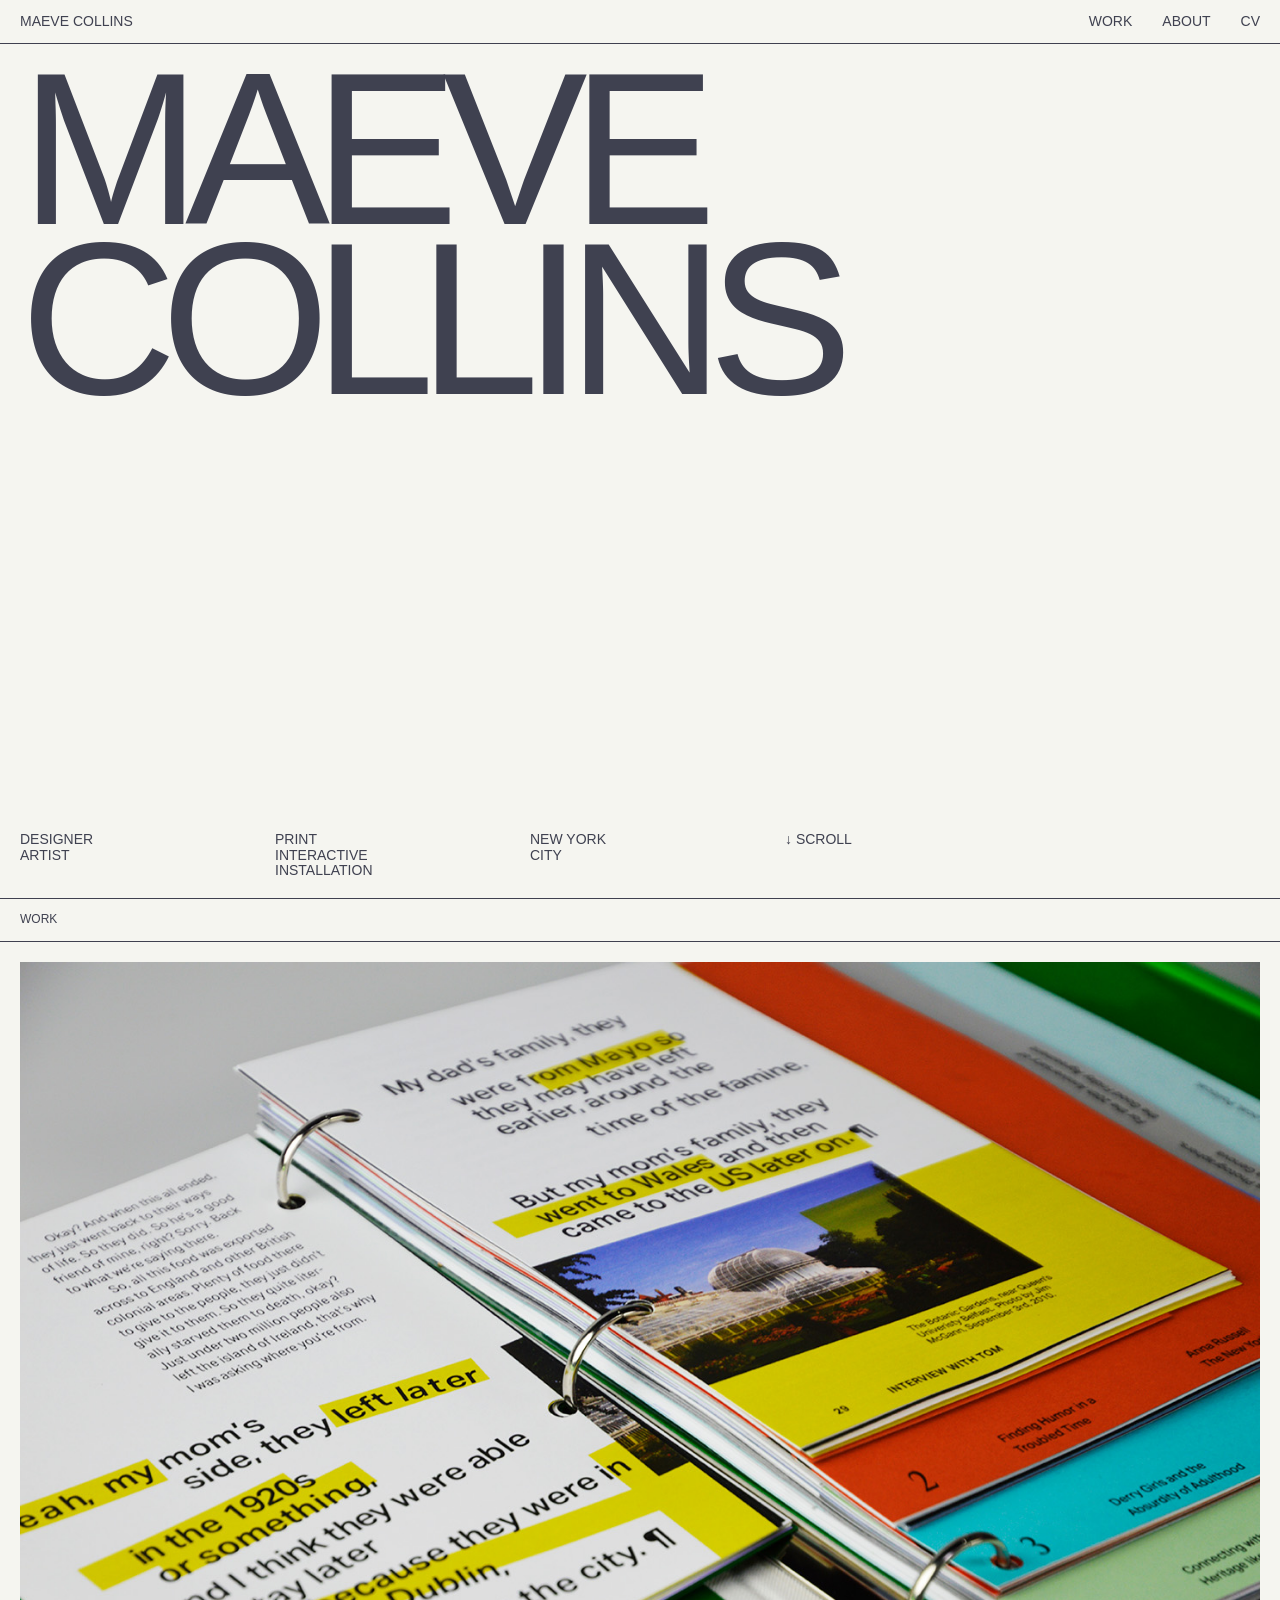
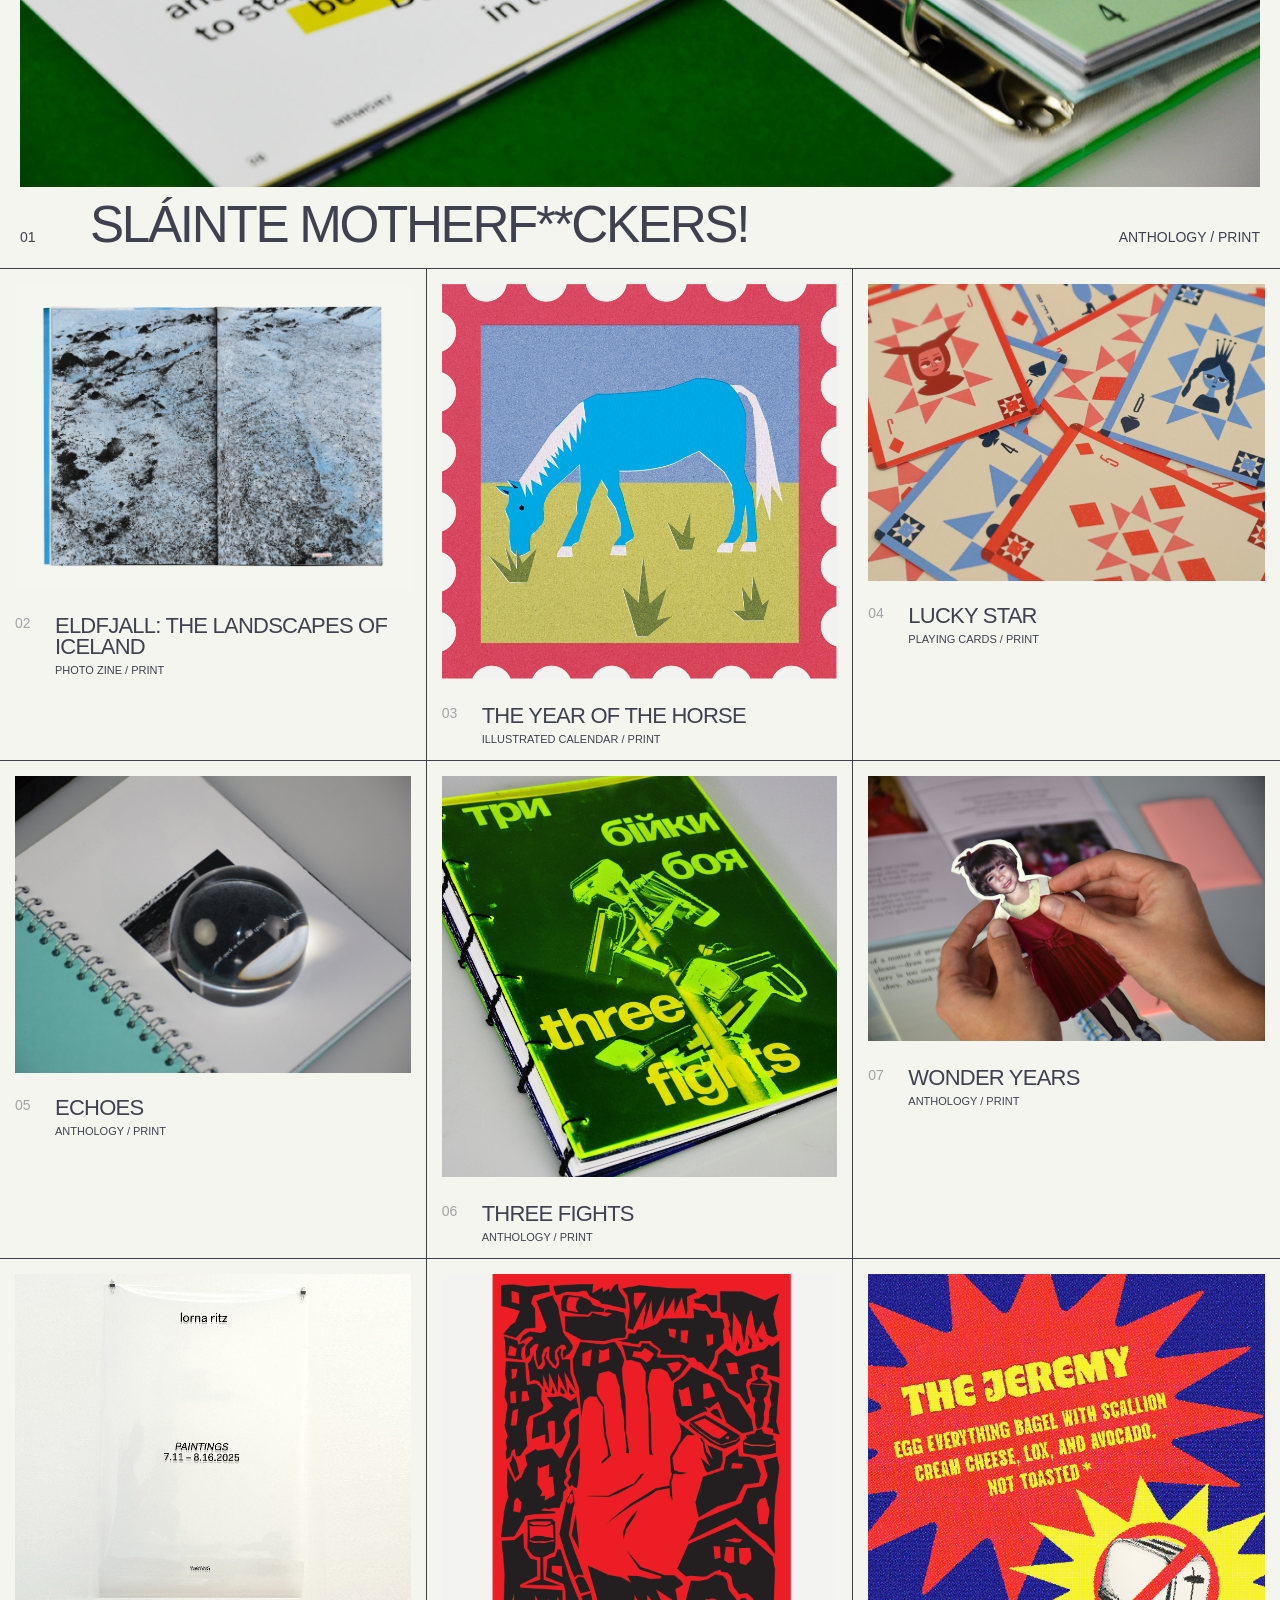
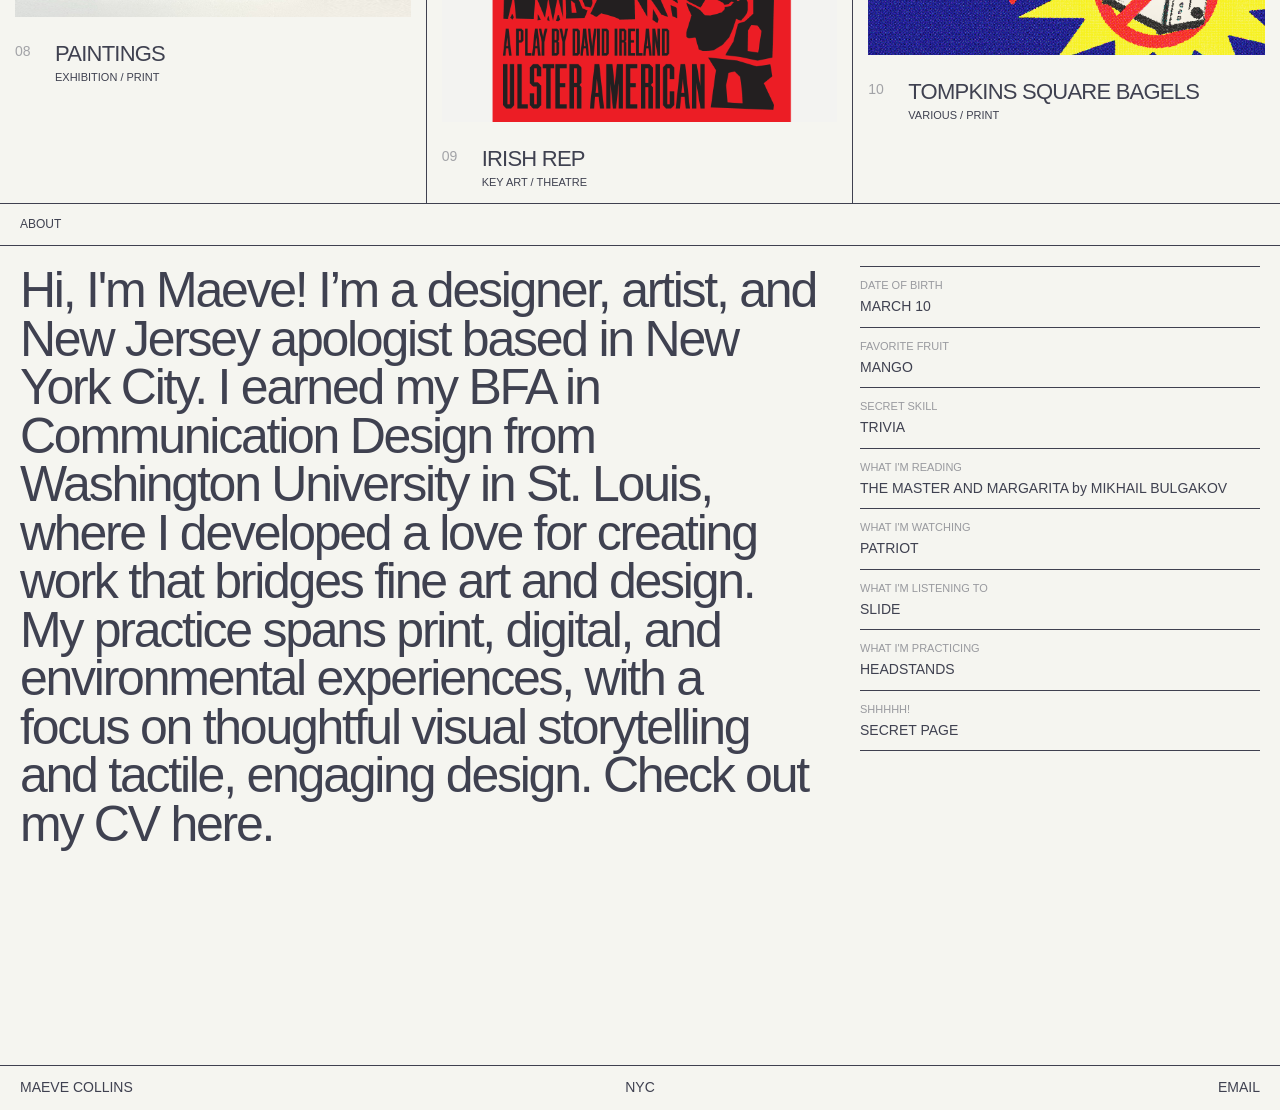
<file: index.html>
<!DOCTYPE html>
<html lang="en">

<head>
    <meta charset="UTF-8">
    <meta name="viewport" content="width=device-width, initial-scale=1.0">

    <title>Maeve Collins</title>

    <link rel="stylesheet" href="style.css">
    <link rel="icon" type="image/svg+xml" href="images/star.svg">
</head>

<body id="top">

<div id="loading-screen">
    <img src="images/star.svg" alt="" class="loading-star">
</div>

<header>
    <a href="#top" class="logo">MAEVE COLLINS</a>

    <nav>
      <a href="../index.html#work">WORK</a>
        <a href="../index.html#about">ABOUT</a>
        <a href="work/cv.html">CV</a>
    </nav>
</header>


<main>

    <!-- INTRO -->

    <section class="intro" id="intro">

        <div class="intro-name">
            MAEVE<br>
            COLLINS
        </div>

        <div class="intro-info">

            <div>
                DESIGNER<br>
               <a href="work/studio.html">ARTIST</a>
            </div>

            <div>
                PRINT<br>
                INTERACTIVE<br>
                INSTALLATION
            </div>

            <div>
                NEW YORK<br>
                CITY
            </div>

            <div>
                ↓ SCROLL
            </div>

        </div>

    </section>


    <!-- WORK -->

    <section class="work" id="work">

        <div class="section-label">
            WORK
        </div>


        <!-- FEATURED PROJECT -->

        <article class="featured-project">

            <div class="featured-image">
             <a href="work/slainte.html">
                 <img src="images/slainte/hero.jpg" alt="Sláinte Motherf**ckers!" style="width: 100%;">
              </a>
            </div>

            <div class="featured-info">

                <span>01</span>

                <h2>SLÁINTE MOTHERF**CKERS!</h2>

                <span>
                    ANTHOLOGY / PRINT
                </span>

            </div>

        </article>


        <!-- PROJECT GRID -->

        <div class="project-grid">


            <!-- 02 -->

            <article class="grid-project">

               <div class="grid-image">
                  <a href="work/eldfjall.html">
                     <img src="images/eldfjall/spread17.jpg" alt="Eldfjall: The Landscapes of Iceland" style="width: 100%;">
                  </a>
              </div>

                <div class="grid-info">

                    <span>02</span>

                    <div>
                        <h2>ELDFJALL: THE LANDSCAPES OF ICELAND</h2>
                        <p>PHOTO ZINE / PRINT</p>
                    </div>

                </div>

            </article>


            <!-- 03 -->

            <article class="grid-project">

                <div class="grid-image">
                    <a href="work/horse.html">
                     <img src="images/horse/horse.jpg" alt="The Year of the Horse" style="width: 100%;">
                  </a>
                </div>

                <div class="grid-info">

                    <span>03</span>

                    <div>
                        <h2>THE YEAR OF THE HORSE</h2>
                        <p>ILLUSTRATED CALENDAR / PRINT</p>
                    </div>

                </div>

            </article>


            <!-- 04 -->

            <article class="grid-project">

                <div class="grid-image image-wide">
                    <a href="work/cards.html">
                     <img src="images/cards/everything.jpg" alt="Lucky Star" style="width: 100%;">
                     </a>
                </div>

                <div class="grid-info">

                    <span>04</span>

                    <div>
                        <h2>LUCKY STAR</h2>
                        <p>PLAYING CARDS / PRINT</p>
                    </div>

                </div>

            </article>


            <!-- 05 -->

            <article class="grid-project">

                <div class="grid-image image-wide">
                     <a href="work/echoes.html">
                    <img src="images/echoes/hero.jpg" alt="Echoes" style="width: 100%;">
                    </a>
                </div>

                <div class="grid-info">

                    <span>05</span>

                    <div>
                        <h2>ECHOES</h2>
                        <p>ANTHOLOGY / PRINT</p>
                    </div>

                </div>

            </article>


            <!-- 06 -->

             <article class="grid-project">

                <div class="grid-image">
                     <a href="work/three-fights.html">
                    <img src="images/three/hero.jpg" alt="Three-Fights" style="width: 100%;">
                    </a>
                </div>

                <div class="grid-info">

                    <span>06</span>

                    <div>
                        <h2>THREE FIGHTS</h2>
                        <p>ANTHOLOGY / PRINT</p>
                    </div>

                </div>

            </article>


            <!-- 07 -->

             <article class="grid-project">

                <div class="grid-image">
                     <a href="work/wonder.html">
                    <img src="images/wonder/hero.jpg" alt="Echoes" style="width: 100%;">
                    </a>
                </div>

                <div class="grid-info">

                    <span>07</span>

                    <div>
                        <h2>WONDER YEARS</h2>
                        <p>ANTHOLOGY / PRINT</p>
                    </div>

                </div>

            </article>



            <!-- 08 -->

             <article class="grid-project">

                <div class="grid-image">
                     <a href="work/paintings.html">
                    <img src="images/paintings/hero.jpg" alt="Echoes" style="width: 100%;">
                    </a>
                </div>

                <div class="grid-info">

                    <span>08</span>

                    <div>
                        <h2>PAINTINGS</h2>
                        <p>EXHIBITION / PRINT</p>
                    </div>

                </div>

            </article>

            <!-- 09 -->

             <article class="grid-project">

                <div class="grid-image">
                     <a href="work/irish.html">
                    <img src="images/irish/hero-cropped.jpg" alt="Echoes" style="width: 100%;">
                    </a>
                </div>

                <div class="grid-info">

                    <span>09</span>

                    <div>
                        <h2>IRISH REP</h2>
                        <p>KEY ART / THEATRE</p>
                    </div>

                </div>

            </article>

            <!-- 10 -->

             <article class="grid-project">

                <div class="grid-image">
                     <a href="work/tsb.html">
                    <img src="images/tsb/hero.jpg" alt="Tompkins Square Bagels" style="width: 100%;">
                    </a>
                </div>

                <div class="grid-info">

                    <span>10</span>

                    <div>
                        <h2>TOMPKINS SQUARE BAGELS</h2>
                        <p>VARIOUS / PRINT</p>
                    </div>

                </div>

            </article>

        </div>

    </section>


    <!-- ABOUT -->

    <section class="about" id="about">

        <div class="section-label">
            ABOUT
        </div>

        <div class="about-content">

            <div class="about-description">
                Hi, I'm Maeve! I’m a designer, artist, and New Jersey apologist based in New York City. I earned my BFA in Communication Design from Washington University in St. Louis, where I developed a love for creating work that bridges fine art and design. My practice spans print, digital, and environmental experiences, with a focus on thoughtful visual storytelling and tactile, engaging design.
                Check out my CV <a href="work/cv.html" target="_blank">here</a>.
            </div>

            <div class="about-facts">

                <div>
                    <span>DATE OF BIRTH</span>
                    MARCH 10
                </div>

                <div>
                    <span>FAVORITE FRUIT</span>
                    MANGO
                </div>

                <div>
                    <span>SECRET SKILL</span>
                    TRIVIA
                </div>
                  <div>
                    <span>WHAT I'M READING</span>
                        THE MASTER AND MARGARITA by MIKHAIL BULGAKOV
                </div>

                 <div>
                    <span>WHAT I'M WATCHING</span>
                    PATRIOT
                </div>

                <div>
                    <span>WHAT I'M LISTENING TO</span>
                    <a href="https://open.spotify.com/album/12Biup1Sq5hpHsX85gJPb2?si=6D8b2Ya1QwiBG-u5sHNhvA" target="_blank">SLIDE</a>
                </div>

                <div>
                    <span>WHAT I'M PRACTICING</span>
                    HEADSTANDS
                </div>
                   <div>
                    <span>SHHHHH!</span>
                    <a href="work/studio.html">SECRET PAGE</a>
                </div>

            </div>

        </div>

    </section>

</main>


<footer>

    <div>
        MAEVE COLLINS
    </div>

    <div>
        NYC
    </div>

    <div>
        <a href="mailto:hello@maevepcollins.com">EMAIL</a>
    </div>

</footer>


</body>

<script>
    window.addEventListener("load", function () {
        setTimeout(function () {
            document.getElementById("loading-screen").classList.add("loaded");
        }, 500);
    });
</script>

</html>
</file>
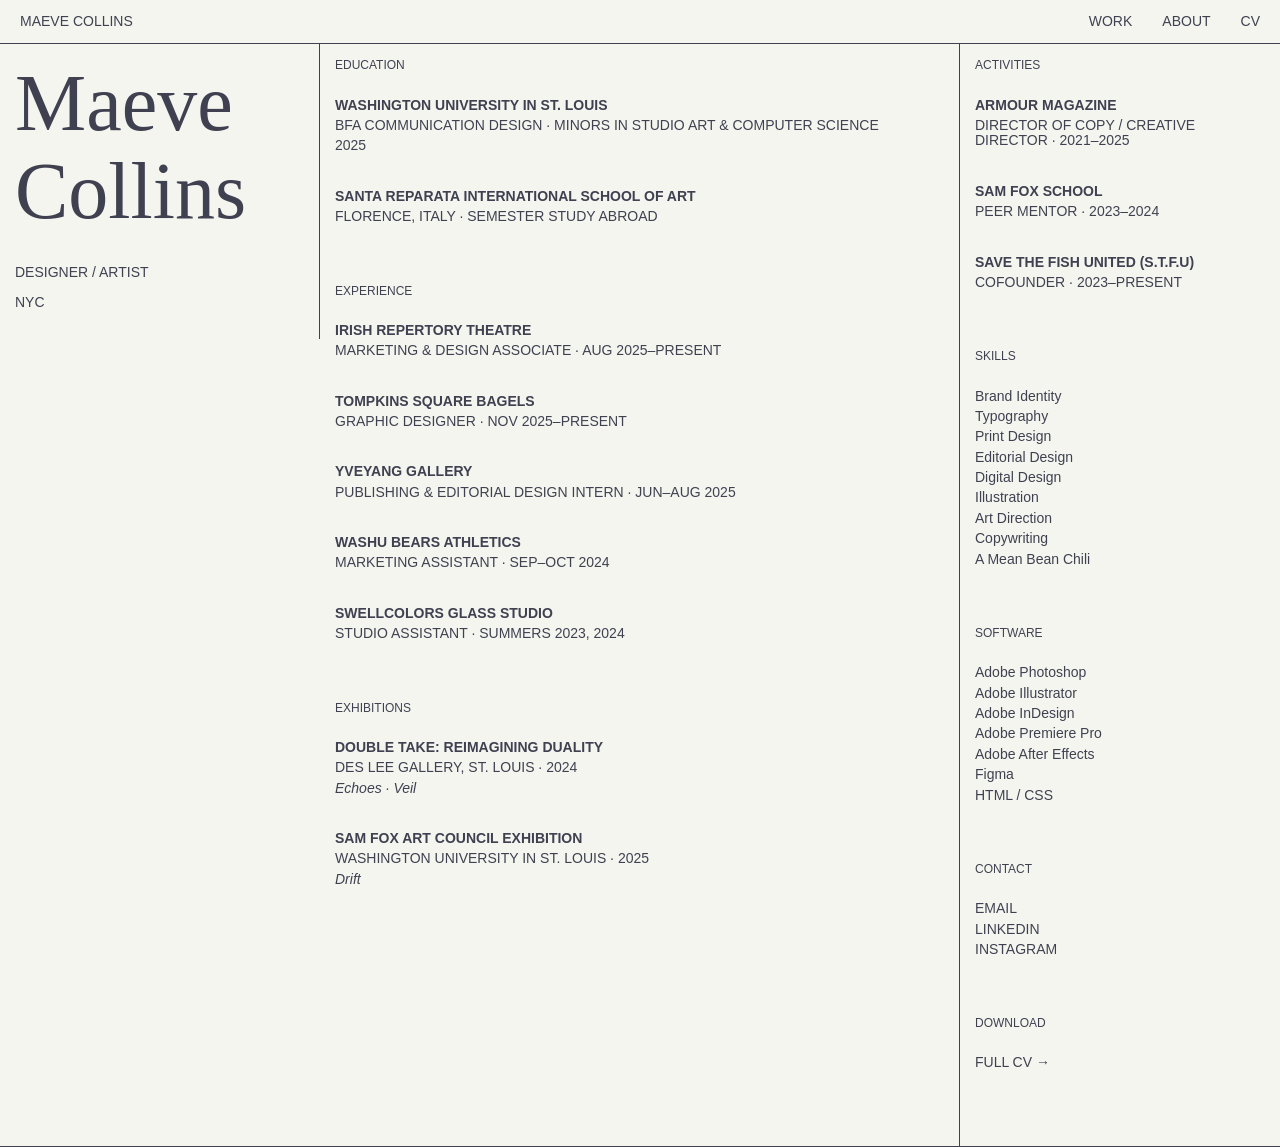
<file: work/cv.html>
<!DOCTYPE html>

<html lang="en">
   <head>
      <meta charset="UTF-8" />
      <meta name="viewport" content="width=device-width, initial-scale=1.0">
      <title>CV — Maeve Collins</title>

      <link rel="stylesheet" href="../style.css">
      <link rel="icon" type="image/svg+xml" href="../images/star.svg">
   </head>
   <body>

    <div id="loading-screen">
    <img src="../images/star.svg" alt="" class="loading-star">
</div>

      <header>
         <a href="../index.html" class="logo">MAEVE COLLINS</a>
         <nav>
            <a href="../index.html#work">WORK</a>

            <a href="../index.html#about">ABOUT</a>
            <a href="work/cv.html">CV</a>
         </nav>
      </header>

      <main class="cv">
         <!-- LEFT COLUMN -->
         <aside class="cv-intro">
            <h1 >Maeve<br>Collins</h1>
            <p>DESIGNER / ARTIST</p>
            <p>NYC</p>
         </aside>
         <!-- CENTER COLUMN -->
         <section class="cv-experience">
            <div class="cv-section">
               <h2>EDUCATION</h2>
               <div class="cv-entry">
                  <h3>WASHINGTON UNIVERSITY IN ST. LOUIS</h3>
                  <p>
                     BFA COMMUNICATION DESIGN · MINORS IN STUDIO ART & COMPUTER
                     SCIENCE
                  </p>
                  <p>2025</p>
               </div>

               <div class="cv-entry">
                  <h3>SANTA REPARATA INTERNATIONAL SCHOOL OF ART</h3>
                  <p>FLORENCE, ITALY · SEMESTER STUDY ABROAD</p>
               </div>
            </div>
            <div class="cv-section">
               <h2>EXPERIENCE</h2>
               <div class="cv-entry">
                  <h3>IRISH REPERTORY THEATRE</h3>
                  <p>MARKETING & DESIGN ASSOCIATE · AUG 2025–PRESENT</p>
               </div>
               <div class="cv-entry">
                  <h3>TOMPKINS SQUARE BAGELS</h3>
                  <p>GRAPHIC DESIGNER · NOV 2025–PRESENT</p>
               </div>

               <div class="cv-entry">
                  <h3>YVEYANG GALLERY</h3>
                  <p>PUBLISHING & EDITORIAL DESIGN INTERN · JUN–AUG 2025</p>
               </div>
               <div class="cv-entry">
                  <h3>WASHU BEARS ATHLETICS</h3>
                  <p>MARKETING ASSISTANT · SEP–OCT 2024</p>
               </div>
               <div class="cv-entry">
                  <h3>SWELLCOLORS GLASS STUDIO</h3>
                  <p>STUDIO ASSISTANT · SUMMERS 2023, 2024</p>
               </div>
            </div>
            <div class="cv-section">
               <h2>EXHIBITIONS</h2>
               <div class="cv-entry">
                  <h3>DOUBLE TAKE: REIMAGINING DUALITY</h3>
                  <p>DES LEE GALLERY, ST. LOUIS · 2024</p>
                  <p><em>Echoes</em> · <em>Veil</em></p>
               </div>
               <div class="cv-entry">
                  <h3>SAM FOX ART COUNCIL EXHIBITION</h3>
                  <p>WASHINGTON UNIVERSITY IN ST. LOUIS · 2025</p>
                  <p><em>Drift</em></p>
               </div>
            </div>
         </section>
         <!-- RIGHT COLUMN -->
         <section class="cv-other">
            <div class="cv-section">
               <h2>ACTIVITIES</h2>
               <div class="cv-entry">
                  <h3>ARMOUR MAGAZINE</h3>
                  <p>DIRECTOR OF COPY / CREATIVE DIRECTOR · 2021–2025</p>
               </div>
               <div class="cv-entry">
                  <h3>SAM FOX SCHOOL</h3>
                  <p>PEER MENTOR · 2023–2024</p>
               </div>
               <div class="cv-entry">
                  <h3>SAVE THE FISH UNITED (S.T.F.U)</h3>
                  <p>COFOUNDER · 2023–PRESENT</p>
               </div>
            </div>
            <div class="cv-section">
               <h2>SKILLS</h2>
               <p>Brand Identity</p>
               <p>Typography</p>
               <p>Print Design</p>
               <p>Editorial Design</p>
               <p>Digital Design</p>
               <p>Illustration</p>
               <p>Art Direction</p>
               <p>Copywriting</p>
               <p>A Mean Bean Chili</p>
            </div>
            <div class="cv-section">
               <h2>SOFTWARE</h2>
               <p>Adobe Photoshop</p>
               <p>Adobe Illustrator</p>
               <p>Adobe InDesign</p>
               <p>Adobe Premiere Pro</p>
               <p>Adobe After Effects</p>
               <p>Figma</p>
               <p>HTML / CSS</p>
            </div>
            <div class="cv-section">
               <h2>CONTACT</h2>
               <p><a href="mailto:maevepcollins@gmail.com">EMAIL</a></p>
               <p>
                  <a href="https://www.linkedin.com/in/maeve-collins-583746260">
                     LINKEDIN</a
                  >
               </p>
               <p>
                  <a
                     href="https://www.instagram.com/brainmaevestudio/"
                     target="_blank"
                  >
                     INSTAGRAM
                  </a>
               </p>
            </div>
            <div class="cv-section">
               <h2>DOWNLOAD</h2>

               <p>
                  <a href="../files/MaeveCollinsDesignerCV.pdf" target="_blank">FULL CV →</a>
               </p>
            </div>
         </section>
      </main>
   </body>

   <script>
    window.addEventListener("load", function () {
        setTimeout(function () {
            document.getElementById("loading-screen").classList.add("loaded");
        }, 500);
    });
</script>

</html>
</file>
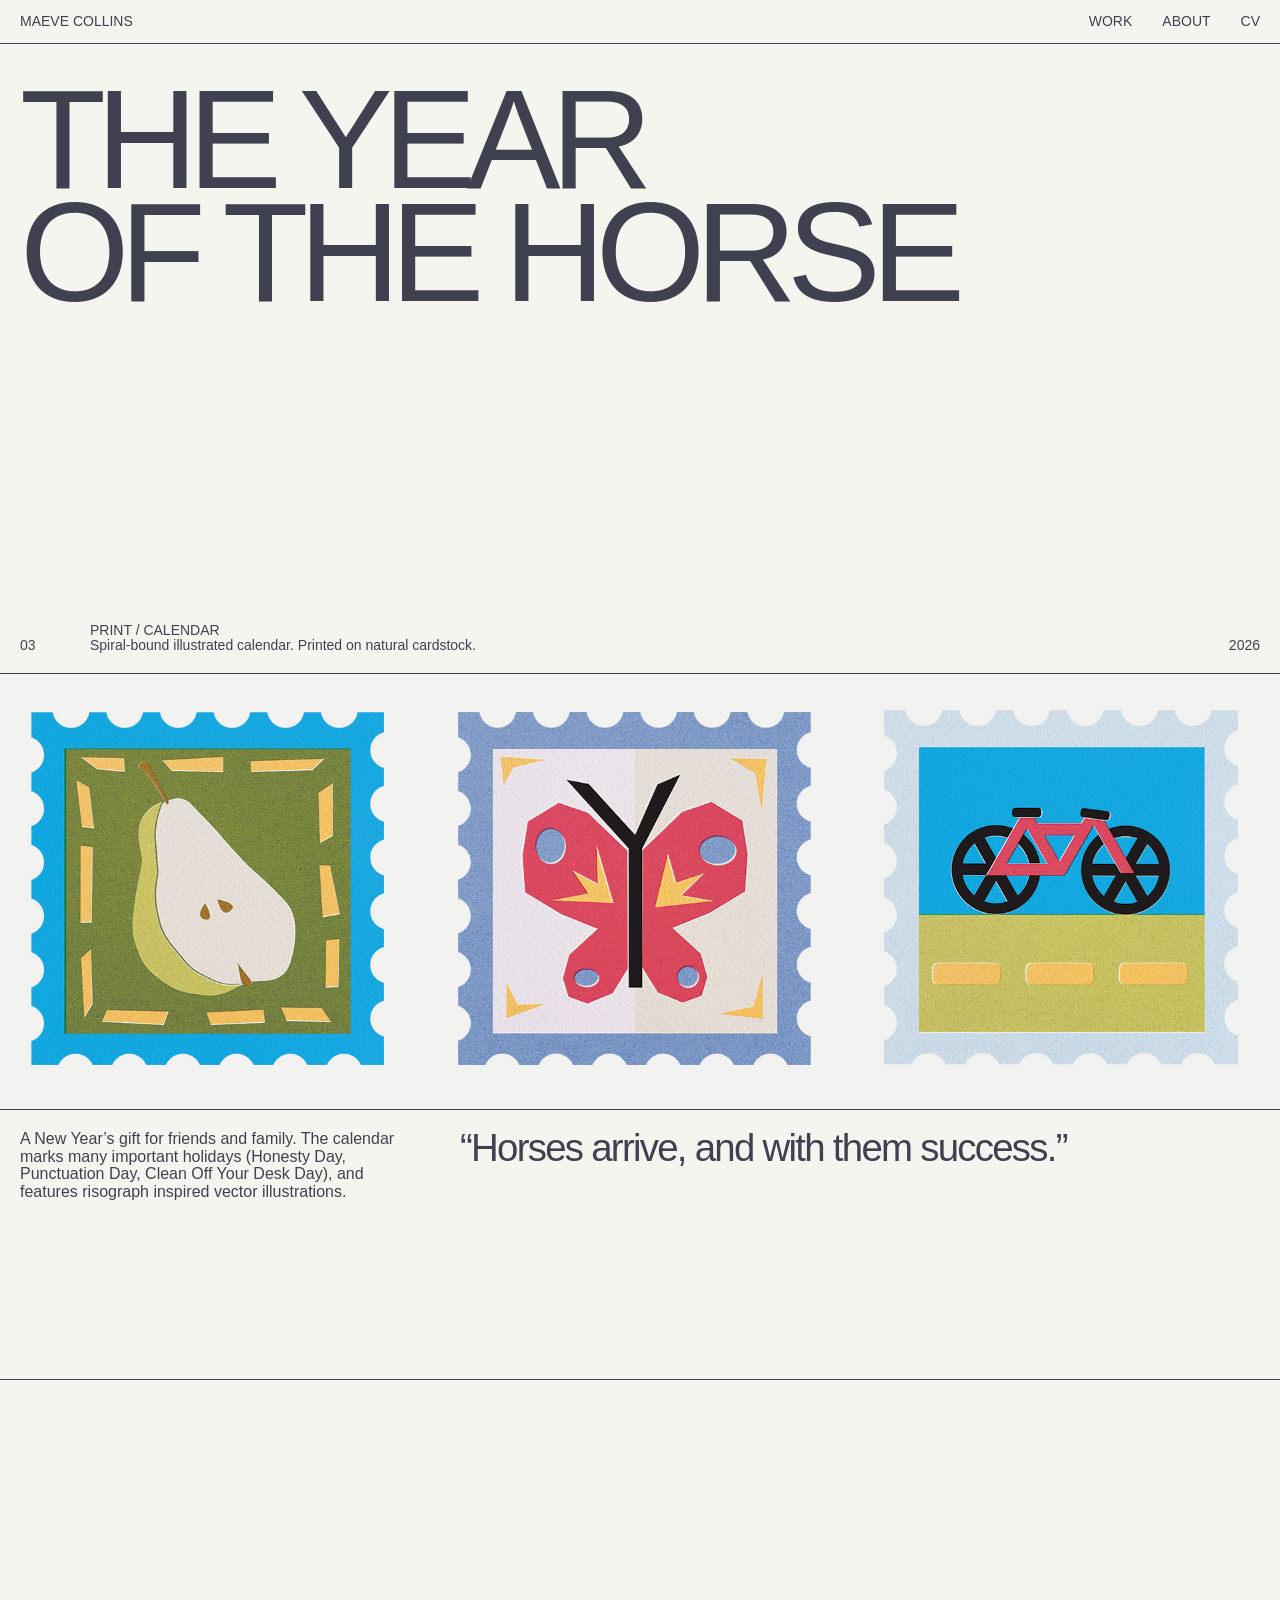
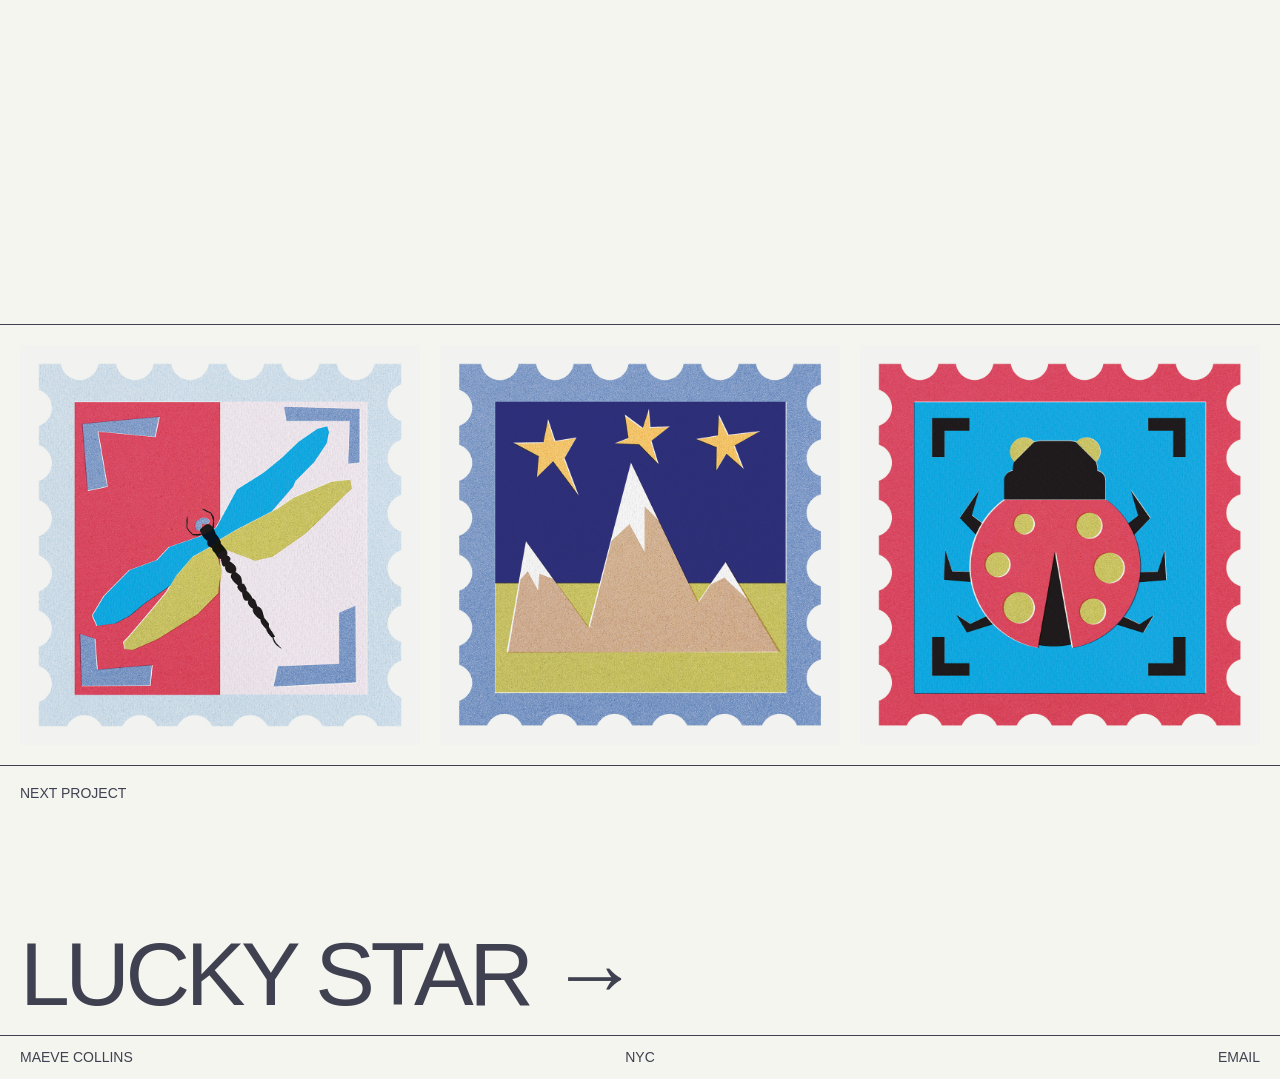
<file: work/horse.html>
<!DOCTYPE html>
<html lang="en">

<head>
    <meta charset="UTF-8">
    <meta name="viewport" content="width=device-width, initial-scale=1.0">

    <title>The Year of the Horse — Maeve Collins</title>

    <link rel="stylesheet" href="../style.css">
    <link rel="icon" type="image/svg+xml" href="../images/star.svg">
</head>

<body>

  <div id="loading-screen">
    <img src="../images/star.svg" alt="" class="loading-star">
</div>

<header>
    <a href="../index.html" class="logo">MAEVE COLLINS</a>

    <nav>
        <a href="../index.html#work">WORK</a>
        <a href="../index.html#about">ABOUT</a>
       <a href="cv.html">CV</a>
    </nav>
</header>


<main class="project-page">

    <!-- PROJECT INTRO -->

    <section class="project-intro">

        <div class="project-title">
            THE YEAR<br>
            OF THE HORSE
        </div>

        <div class="project-meta">

            <div>
                03
            </div>

            <div>
                PRINT / CALENDAR<br>
                Spiral-bound illustrated calendar. Printed on natural cardstock.
            </div>

            <div>
                2026
            </div>

        </div>

    </section>


    <!-- HERO IMAGE -->

    <section class="project-hero-image">
        <img src="../images/horse/hero.jpg"
             alt="The Year of the Horse">
    </section>


    <!-- DESCRIPTION -->

    <section class="project-description">

        <div class="project-label">
              A New Year’s gift for friends and family. The calendar marks many important holidays (Honesty Day, Punctuation Day, Clean Off Your Desk Day), and features risograph inspired vector illustrations.   </div>

        <div class="project-description-text">
         <q>Horses arrive, and with them success.</q>
        </div>

    </section>


    <!-- PROJECT IMAGES -->

 

      <div class="flip-video">
                       <video autoplay loop muted playsinline>
                              <source src="../images/horse/horse-flipthrough.mp4" type="video/mp4">
                                  Your browser does not support the video tag.
                      </video>
                 </div>
    <section class="project-images">
         <img src="../images/horse/june.jpg"
             alt="The Year of the Horse">
        <img src="../images/horse/mountain.jpg"
             alt="The Year of the Horse">
         <img src="../images/horse/ladybug.jpg"
             alt="The Year of the Horse">
    </section>
    <!-- NEXT PROJECT -->

    <section class="next-project">

        <div>
            NEXT PROJECT
        </div>

        <a href="cards.html">
            LUCKY STAR →
        </a>

    </section>

</main>


<footer>

    <div>
        MAEVE COLLINS
    </div>

    <div>
        NYC
    </div>

    <div>
        <a href="mailto:maevepcollins@gmail.com">EMAIL</a>
    </div>

</footer>

</body>

<script>
    window.addEventListener("load", function () {
        setTimeout(function () {
            document.getElementById("loading-screen").classList.add("loaded");
        }, 500);
    });
</script>

</html>
</file>
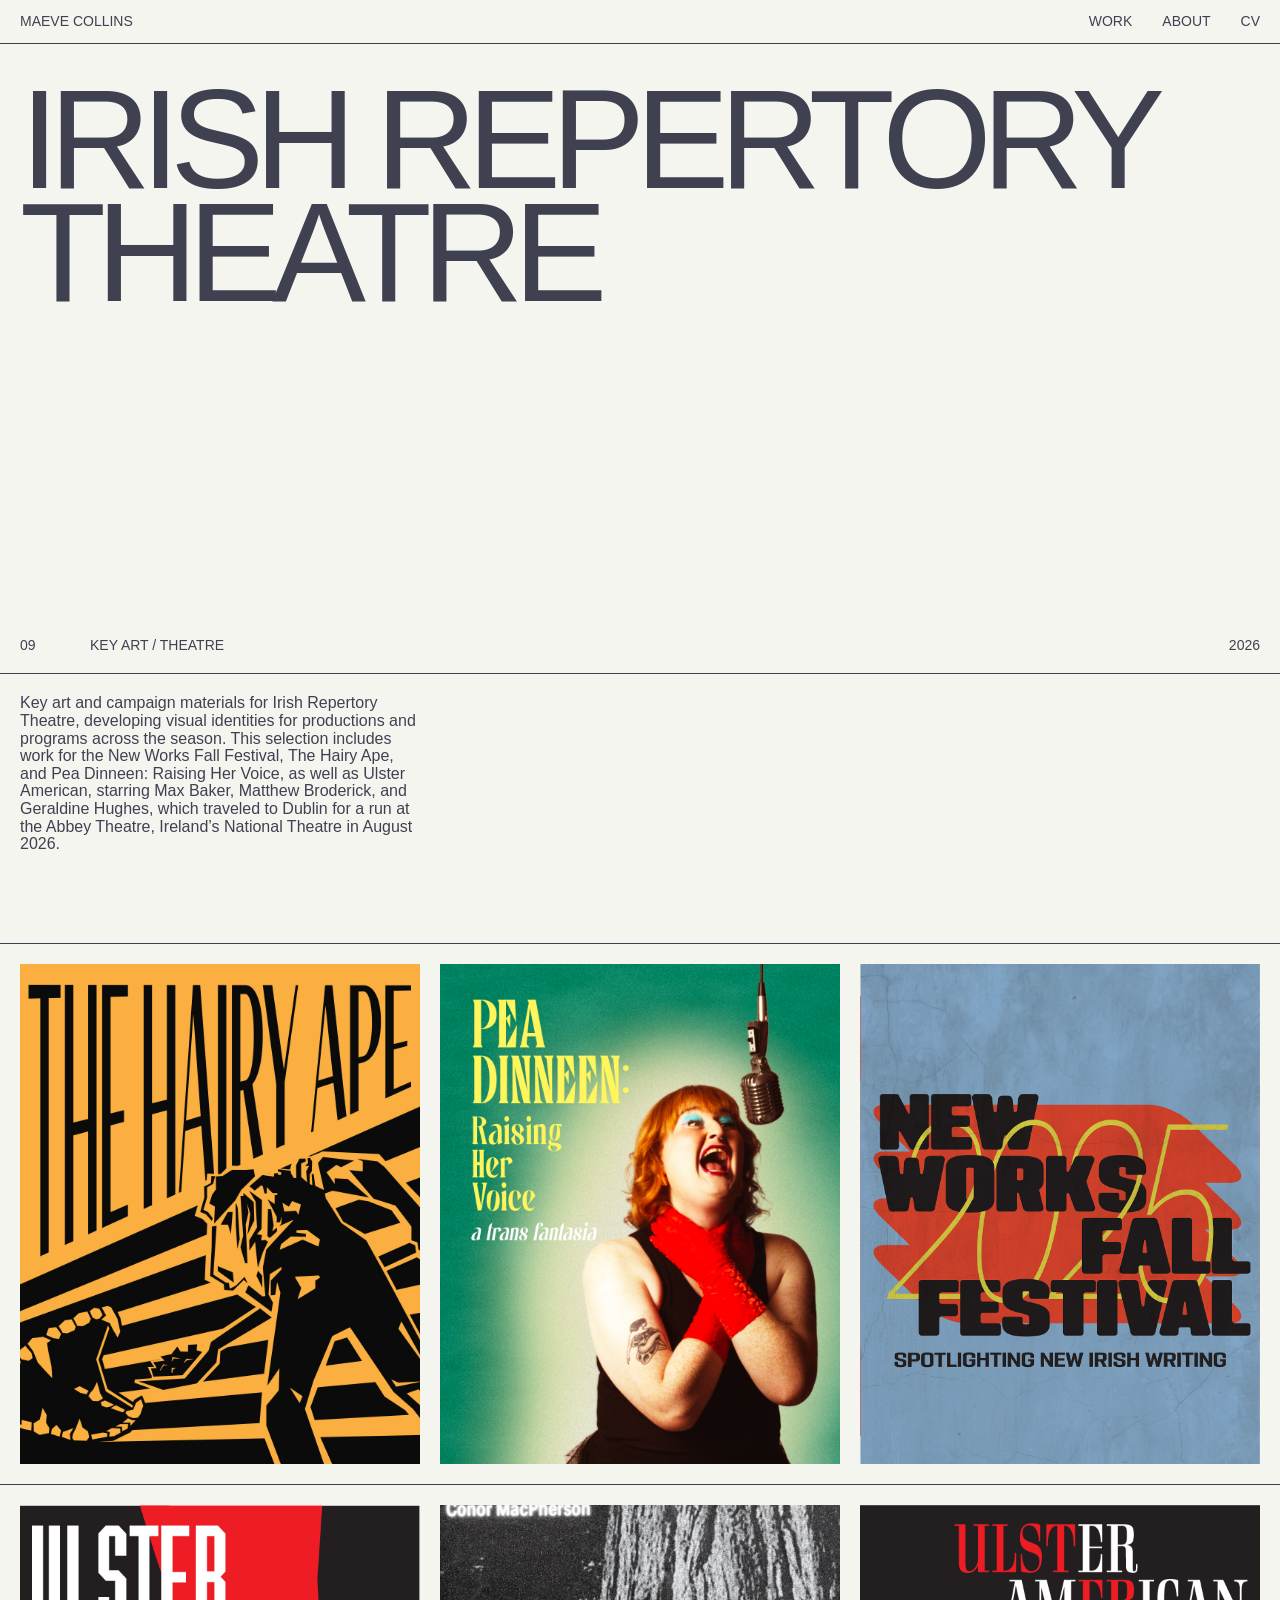
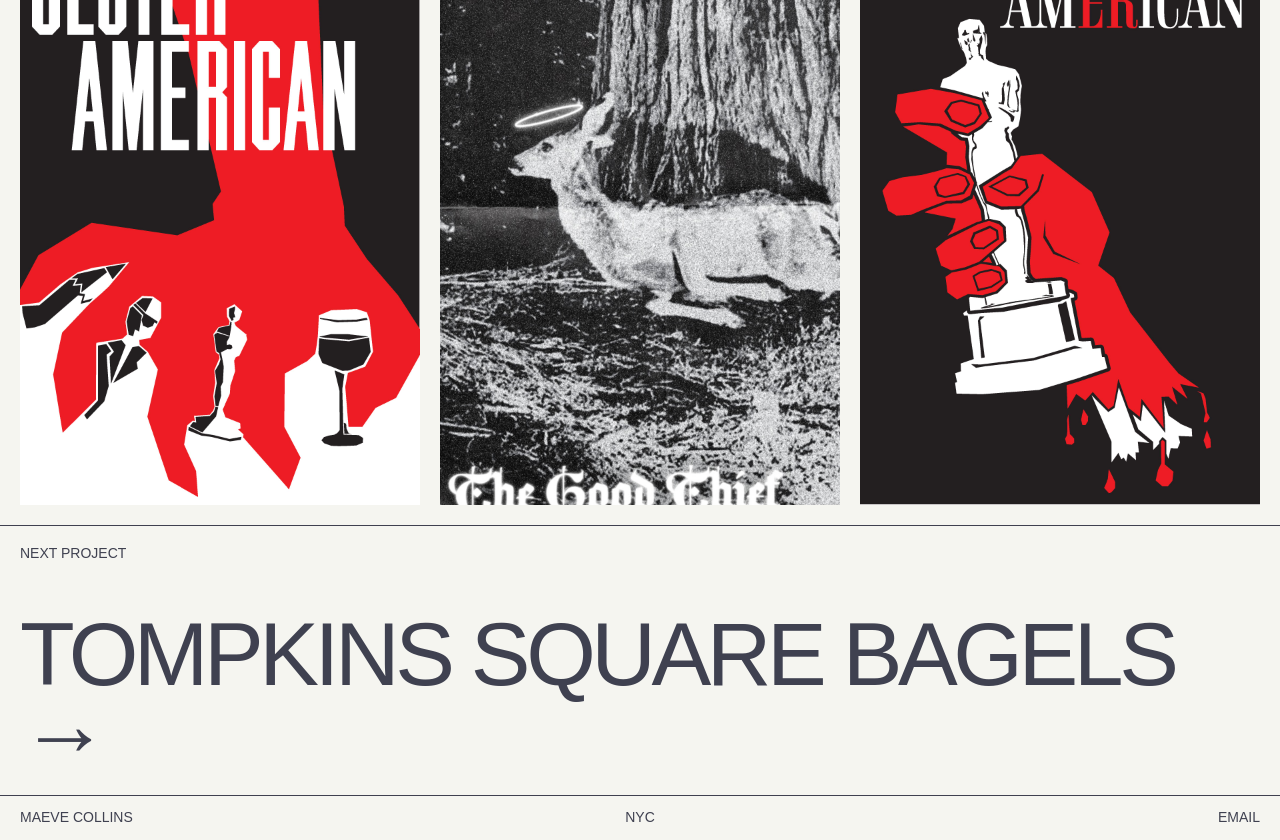
<file: work/irish.html>
<!DOCTYPE html>
<html lang="en">

<head>
    <meta charset="UTF-8">
    <meta name="viewport" content="width=device-width, initial-scale=1.0">

    <title>Irish Repertory Theatre — Maeve Collins</title>

    <link rel="stylesheet" href="../style.css">
    <link rel="icon" type="image/svg+xml" href="../images/star.svg">
</head>

<body>

   <div id="loading-screen">
    <img src="../images/star.svg" alt="" class="loading-star">
</div>

<header>
    <a href="../index.html" class="logo">MAEVE COLLINS</a>

    <nav>
        <a href="../index.html#work">WORK</a>
        <a href="../index.html#about">ABOUT</a>
        <a href="cv.html">CV</a>
    </nav>
</header>


<main class="project-page">

    <!-- PROJECT INTRO -->

    <section class="project-intro">

        <div class="project-title">
            IRISH REPERTORY <br>THEATRE
        </div>

        <div class="project-meta">

            <div>
                09
            </div>

            <div>
                KEY ART / THEATRE
            </div>

            <div>
                2026
            </div>

        </div>

    </section>


    <!-- HERO IMAGE -->

   <!-- <section class="project-hero-image">
        <img src="../images/paintings/installation.jpg"
             alt="Lorna Ritz: Paintings">
    </section>-->

    <!-- DESCRIPTION -->

    <section class="project-description">

        <div class="project-label">
     Key art and campaign materials for Irish Repertory Theatre, developing visual identities for productions and programs across the season. This selection includes work for the New Works Fall Festival, The Hairy Ape, and Pea Dinneen: Raising Her Voice, as well as Ulster American, starring Max Baker, Matthew Broderick, and Geraldine Hughes, which traveled to Dublin for a run at the Abbey Theatre, Ireland’s National Theatre in August 2026.
        </div>
    </section>


    <!-- PROJECT IMAGES -->

     <section class="project-images">
         <img src="../images/irish/ape.jpg"
             alt="Irish Repertory Theatre">
                 <img src="../images/irish/pea.jpg"
             alt="Irish Repertory Theatre">
               <img src="../images/irish/nwff.jpg"
             alt="Irish Repertory Theatre">
    </section>

     <section class="project-images">
         <img src="../images/irish/ulster2.jpg"
             alt="Irish Repertory Theatre">
                 <img src="../images/irish/thiefcrop.jpg"
             alt="Irish Repertory Theatre">
               <img src="../images/irish/ulster3.jpg"
             alt="Irish Repertory Theatre">
    </section>

    <!-- NEXT PROJECT -->

    <section class="next-project">

        <div>
            NEXT PROJECT
        </div>

        <a href="tsb.html">
           TOMPKINS SQUARE BAGELS →
        </a>

    </section>

</main>


<footer>

    <div>
        MAEVE COLLINS
    </div>

    <div>
        NYC
    </div>

    <div>
        <a href="mailto:maevepcollins@gmail.com">EMAIL</a>
    </div>

</footer>

</body>

<script>
    window.addEventListener("load", function () {
        setTimeout(function () {
            document.getElementById("loading-screen").classList.add("loaded");
        }, 500);
    });
</script>

</html>
</file>
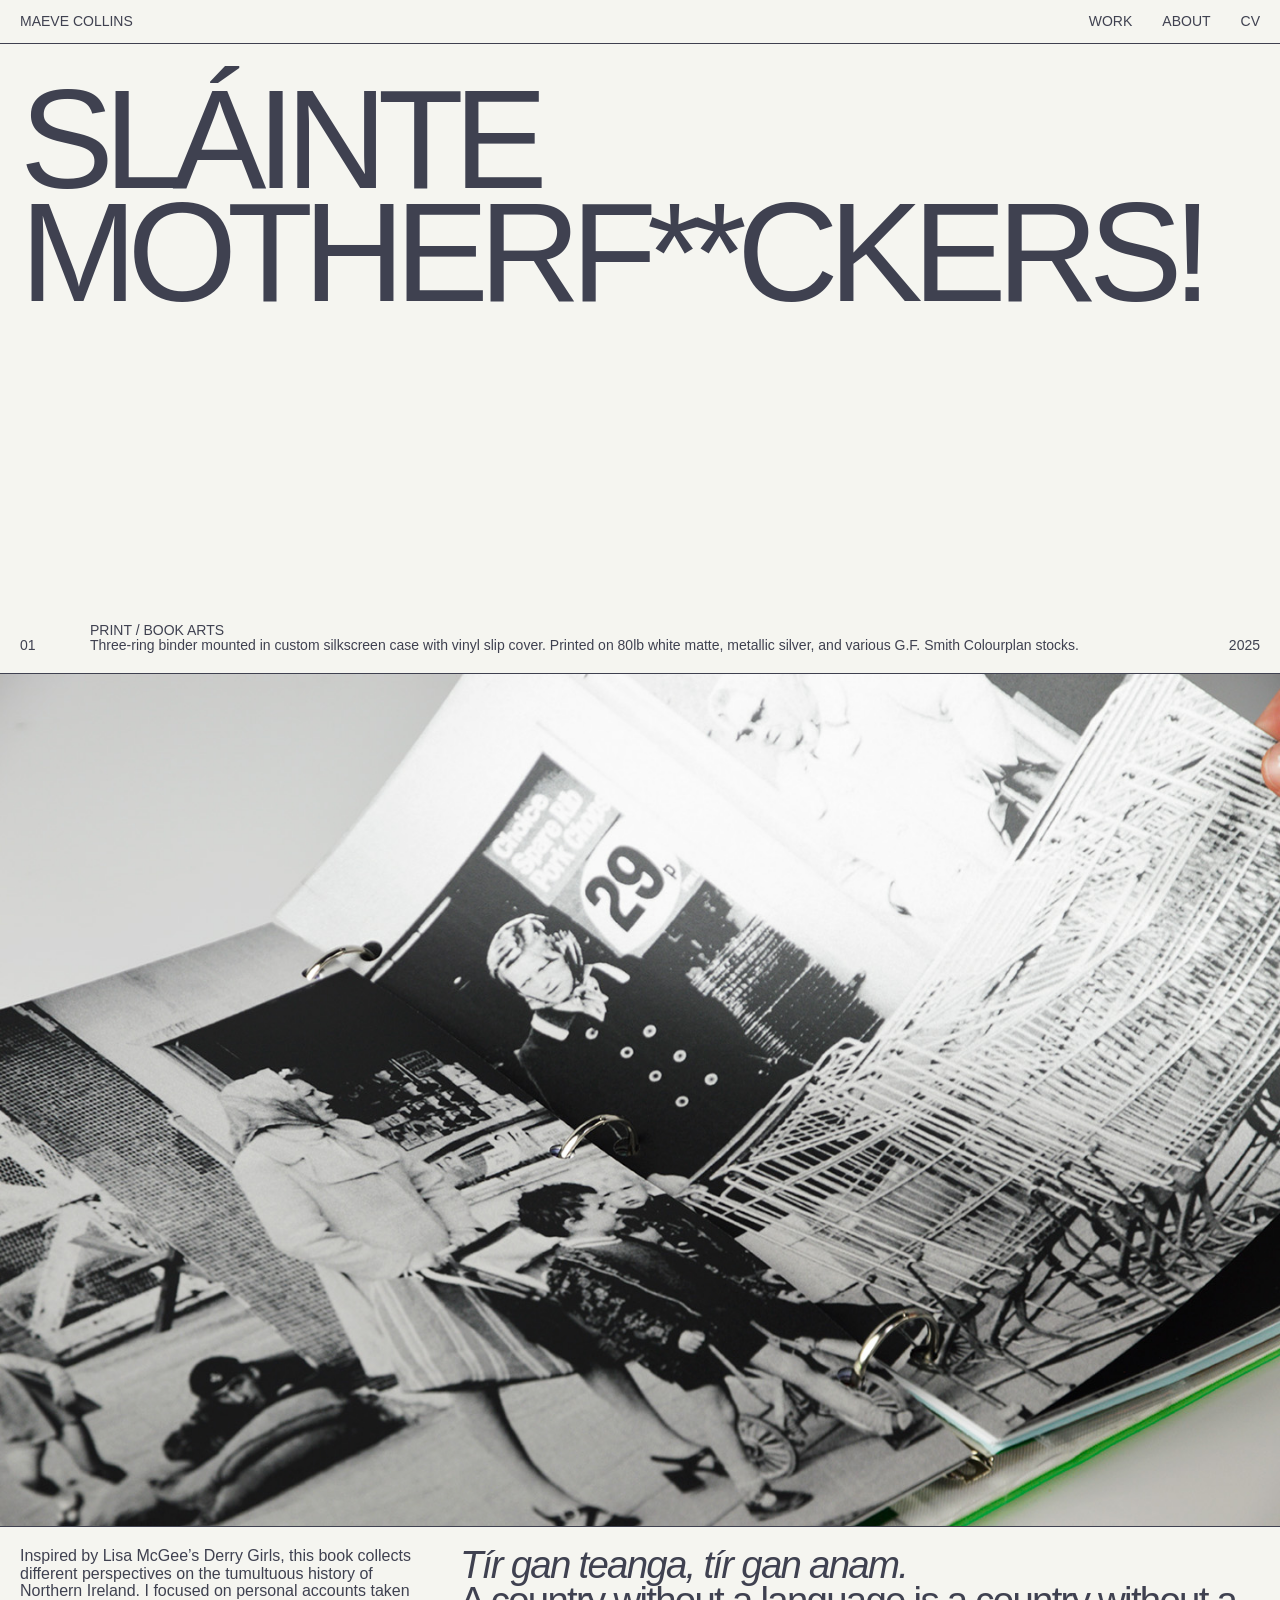
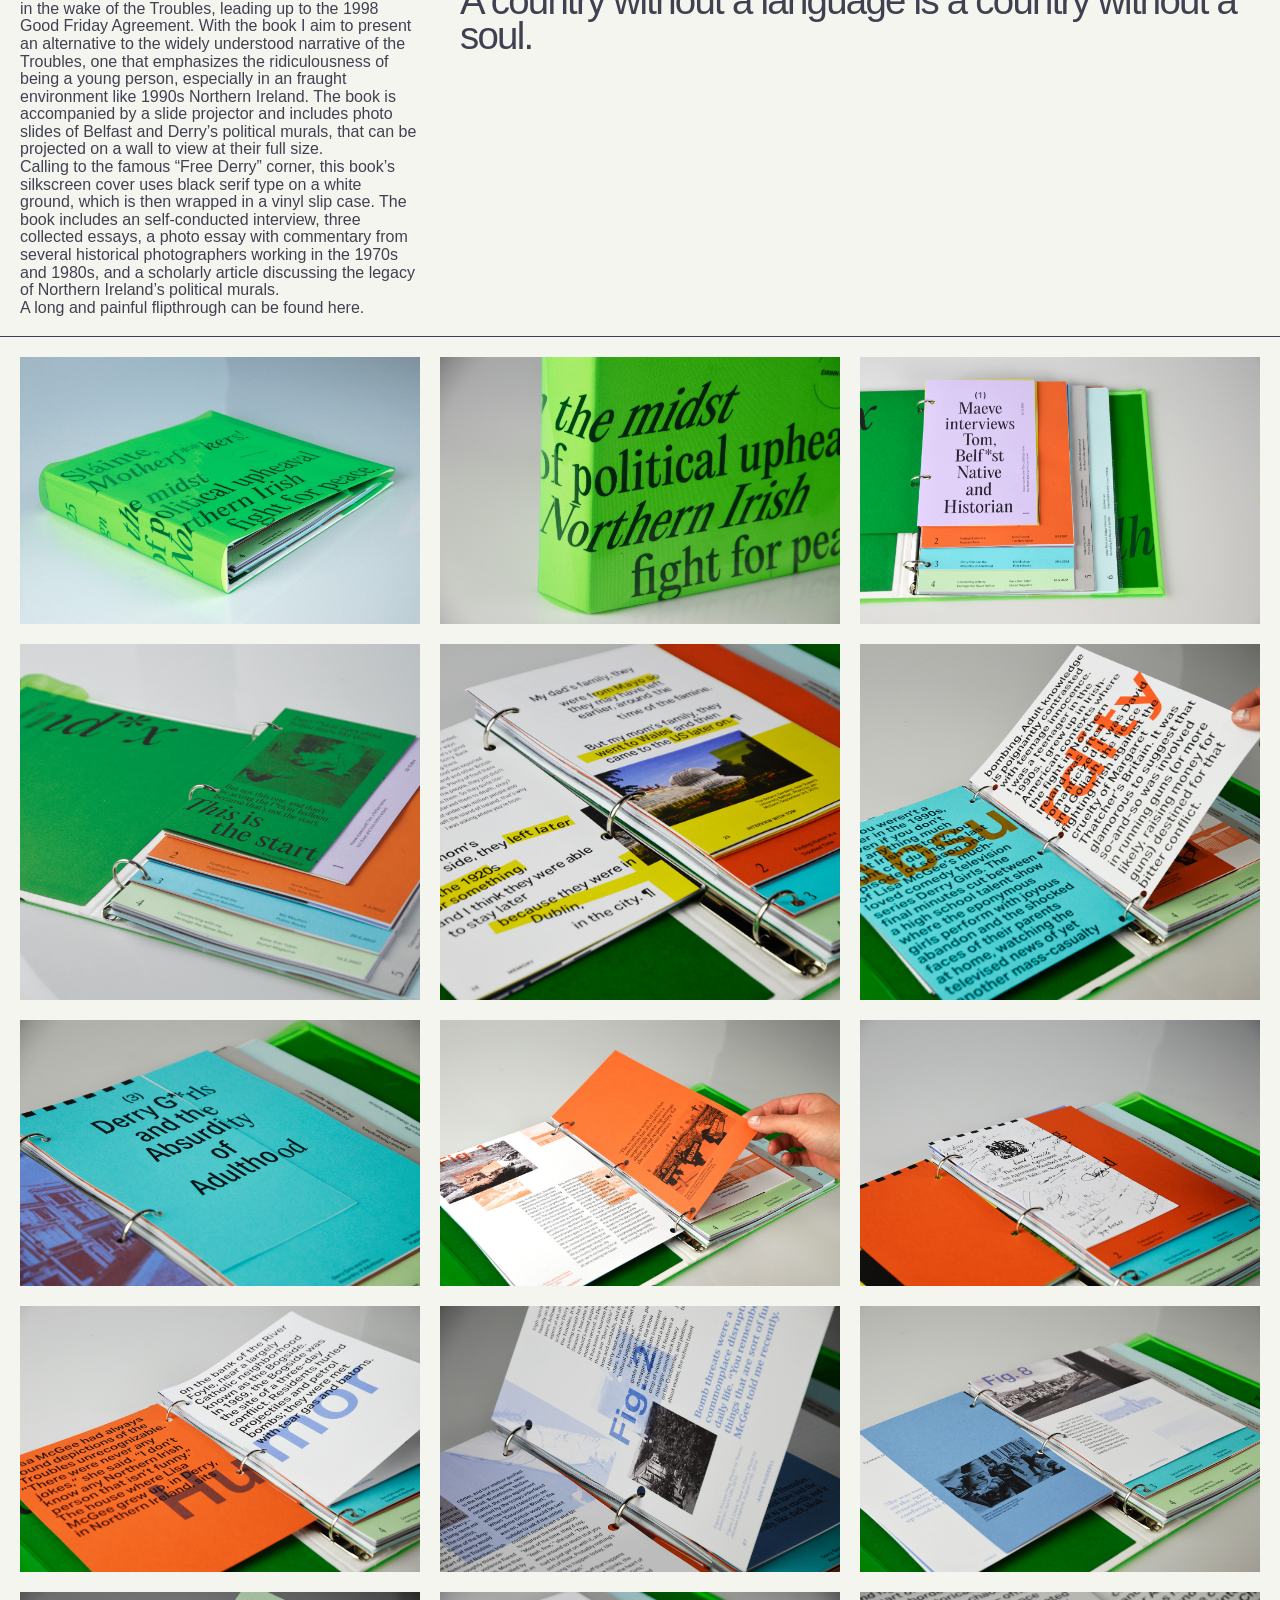
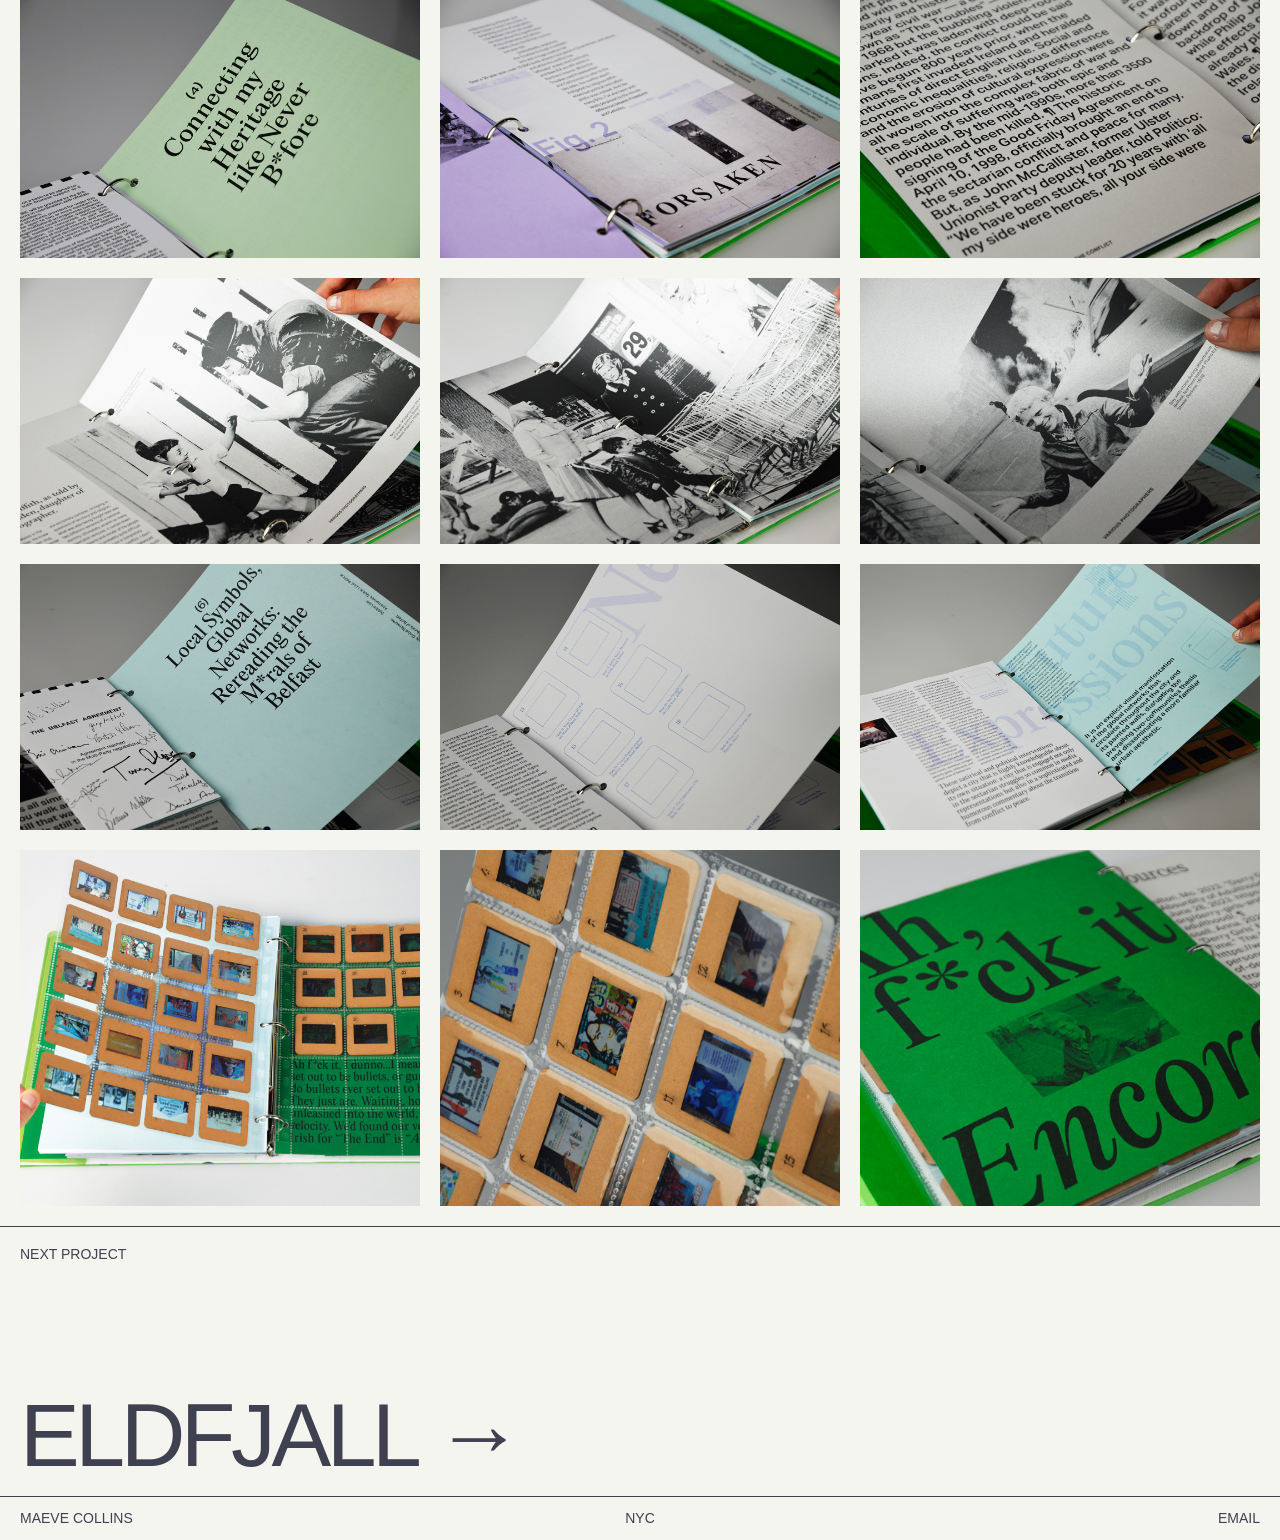
<file: work/slainte.html>
<!DOCTYPE html>
<html lang="en">

<head>
    <meta charset="UTF-8">
    <meta name="viewport" content="width=device-width, initial-scale=1.0">

    <title>Sláinte Motherf**ckers! — Maeve Collins</title>

    <link rel="stylesheet" href="../style.css">
    <link rel="icon" type="image/svg+xml" href="../images/star.svg">
</head>

<body>

 <div id="loading-screen">
    <img src="../images/star.svg" alt="" class="loading-star">
</div>

<header>
    <a href="../index.html" class="logo">MAEVE COLLINS</a>

    <nav>
        <a href="../index.html#work">WORK</a>
        <a href="../index.html#about">ABOUT</a>
        <a href="cv.html">CV</a>
    </nav>
</header>


<main class="project-page">

    <!-- PROJECT INTRO -->

    <section class="project-intro">

        <div class="project-title">
            SLÁINTE<br>
            MOTHERF**CKERS!
        </div>

        <div class="project-meta">

            <div>
                01
            </div>

            <div>
                PRINT / BOOK ARTS<br>
                Three-ring binder mounted in custom silkscreen case with vinyl slip cover. Printed on 80lb white matte, metallic silver, and various G.F. Smith Colourplan stocks.
            </div>

            <div>
                2025
            </div>

        </div>

    </section>


    <!-- HERO IMAGE -->

    <section class="project-hero-image">
        <img src="../images/slainte/capture5.jpg"
             alt="Sláinte Motherf**ckers! artist book">
    </section>


    <!-- DESCRIPTION -->

    <section class="project-description">

        <div class="project-label">
               Inspired by Lisa McGee’s Derry Girls, this book collects different perspectives on the tumultuous history of Northern Ireland. I focused on personal accounts taken in the wake of the Troubles, leading up to the 1998 Good Friday Agreement. With the book I aim to present an alternative to the widely understood narrative of the Troubles, one that emphasizes the ridiculousness of being a young person, especially in an fraught environment like 1990s Northern Ireland. The book is accompanied by a slide projector and includes photo slides of Belfast and Derry’s political murals, that can be projected on a wall to view at their full size.<br>
        Calling to the famous “Free Derry” corner, this book’s silkscreen cover uses black serif type on a white ground, which is then wrapped in a vinyl slip case. The book includes an self-conducted interview, three collected essays, a photo essay with commentary from several historical photographers working in the 1970s and 1980s, and a scholarly article discussing the legacy of Northern Ireland’s political murals.<br>
        A long and painful flipthrough can be found <a href="https://www.youtube.com/watch?v=QEh_4sVtOb8" target="_blank">here</a>.
        </div>

        <div class="project-description-text">
         <i>Tír gan teanga, tír gan anam.</i><br>
         A country without a language is a country without a soul.
        </div>

    </section>


    <!-- PROJECT IMAGES -->

    <section class="project-images">

        <img src="../images/slainte/cover.png"
             alt="Sláinte Motherf**ckers!">

          <img src="../images/slainte/spine.jpg"
             alt="Sláinte Motherf**ckers!">
        
        <img src="../images/slainte/interview.jpg"
             alt="Sláinte Motherf**ckers!">

        <img src="../images/slainte/contents.jpg"
             alt="Sláinte Motherf**ckers!">

        <img src="../images/slainte/memory3.jpg"
             alt="Sláinte Motherf**ckers!">

        <img src="../images/slainte/absurdity3.jpg"
             alt="Sláinte Motherf**ckers!">

        <img src="../images/slainte/absurdity4.jpg"
             alt="Sláinte Motherf**ckers!">

        <img src="../images/slainte/absurdity1.jpg"
             alt="Sláinte Motherf**ckers!">

        <img src="../images/slainte/humor1.jpg"
             alt="Sláinte Motherf**ckers!">

         <img src="../images/slainte/humor2.jpg"
             alt="Sláinte Motherf**ckers!">

         <img src="../images/slainte/humor3.jpg"
             alt="Sláinte Motherf**ckers!">

         <img src="../images/slainte/humor5.jpg"
             alt="Sláinte Motherf**ckers!">

        <img src="../images/slainte/connect1.jpg"
             alt="Sláinte Motherf**ckers!">

         <img src="../images/slainte/connect4.jpg"
             alt="Sláinte Motherf**ckers!">

         <img src="../images/slainte/capture3.jpg"
             alt="Sláinte Motherf**ckers!">

        <img src="../images/slainte/capture4.jpg"
             alt="Sláinte Motherf**ckers!">

         <img src="../images/slainte/capture5.jpg"
             alt="Sláinte Motherf**ckers!">

        <img src="../images/slainte/capture7.jpg"
             alt="Sláinte Motherf**ckers!">

         <img src="../images/slainte/mural1.jpg"
             alt="Sláinte Motherf**ckers!">

          <img src="../images/slainte/mural4.jpg"
             alt="Sláinte Motherf**ckers!">

          <img src="../images/slainte/mural5.jpg"
             alt="Sláinte Motherf**ckers!">

          <img src="../images/slainte/slides1.jpg"
             alt="Sláinte Motherf**ckers!">

          <img src="../images/slainte/slides2.jpg"
             alt="Sláinte Motherf**ckers!">

          <img src="../images/slainte/encore.jpg"
             alt="Sláinte Motherf**ckers!">
    </section>


    <!-- NEXT PROJECT -->

    <section class="next-project">

        <div>
            NEXT PROJECT
        </div>

        <a href="eldfjall.html">
            ELDFJALL →
        </a>

    </section>

</main>


<footer>

    <div>
        MAEVE COLLINS
    </div>

    <div>
        NYC
    </div>

    <div>
        <a href="mailto:maevepcollins@gmail.com">EMAIL</a>
    </div>

</footer>

</body>

<script>
    window.addEventListener("load", function () {
        setTimeout(function () {
            document.getElementById("loading-screen").classList.add("loaded");
        }, 500);
    });
</script>

</html>
</file>
<file: style.css>
* {
    box-sizing: border-box;
}

html {
    scroll-behavior: smooth;
}

body {
    margin: 0;
    background: #f5f5f0;
    color: #3f4150;

    font-family: Arial, Helvetica, sans-serif;
    font-size: 14px;
    line-height: 1.1;
}

/* LINK HOVER GLOW */

a {
    color: inherit;
    text-decoration: none;
    transition: text-shadow 0.3s ease, color 0.3s ease;
}

a:hover {
    text-shadow:
        0 0 3px currentColor,
        0 0 7px currentColor,
        0 0 12px currentColor;
}

/* =========================
   HEADER
   ========================= */

header {
    position: sticky;
    top: 0;
    z-index: 100;

    display: grid;
    grid-template-columns: 1fr auto;

    align-items: center;

    padding: 14px 20px;

    border-bottom: 1px solid #3f4150;

    background: #f5f5f0;
}

.logo {
    font-weight: light;
}

nav {
    display: flex;
    gap: 30px;
}


/* =========================
   INTRO
   ========================= */

.intro {
    min-height: calc(100vh - 45px);

    padding: 20px;

    display: flex;
    flex-direction: column;
    justify-content: space-between;

    border-bottom: 1px solid #3f4150;
}

.intro-name {
    font-size: clamp(80px, 17vw, 260px);

    line-height: .78;

    letter-spacing: -0.075em;

    text-transform: uppercase;
}

.intro-info {
    display: grid;

    grid-template-columns: repeat(4, 1fr);

    gap: 20px;

    max-width: 1000px;
}


/* =========================
   SECTION LABEL
   ========================= */

.section-label {
    padding: 14px 20px;

    border-bottom: 1px solid #3f4150;

    font-size: 12px;

    text-transform: uppercase;
}


/* =========================
   FEATURED PROJECT
   ========================= */

.featured-project {
    padding: 20px;

    border-bottom: 1px solid #3f4150;
}

.featured-image {
    width: 100%;

    aspect-ratio: 16 / 9;

    display: flex;

    align-items: center;
    justify-content: center;

    font-size: 12px;
}

.featured-info {
    display: grid;

    grid-template-columns: 50px 1fr auto;

    gap: 20px;

    align-items: baseline;

    padding-top: 15px;
}

.featured-info h2 {
    margin: 0;

    font-size: clamp(30px, 4vw, 65px);

    line-height: .9;

    letter-spacing: -0.045em;

    font-weight: 400;
}


/* =========================
   PROJECT GRID
   ========================= */

.project-grid {
    display: grid;

    grid-template-columns: repeat(3, 1fr);

    gap: 0;

   /* border-bottom: 1px solid #3f4150; */
}

.grid-project {
    padding: 15px;

    border-right: 1px solid #3f4150;
    border-bottom: 1px solid #3f4150;
}

.grid-project:nth-child(3n) {
    border-right: none;
}

.grid-image {
    width: 100%;

    margin-bottom: 15px;

    display: flex;

    align-items: top;
    justify-content: center;

    font-size: 11px;
}

.image-square {
    aspect-ratio: 1 / 1;
    object-fit: cover;
}

.image-tall {
    aspect-ratio: 3 / 4;
}

.image-wide {
    aspect-ratio: 4 / 3;
    overflow: hidden;
}

.image-wide img {
    width: 100%;
    height: 100%;
    object-fit: cover;
    display: block;
}

.grid-info {
    display: grid;

    grid-template-columns: 30px 1fr;

    gap: 10px;

    align-items: start;

    padding-top: 10px;
}

.grid-info span:first-child {
    opacity: .45;
}

.grid-info h2 {
    margin: 0 0 6px 0;

    font-size: 22px;

    line-height: .95;

    letter-spacing: -0.035em;

    font-weight: 400;
}

.grid-info p {
    margin: 0;

    font-size: 11px;
}

/* =========================
VIDEOS
   ========================= */

.flip-video {
  width: 100%;
  display: flex;
  justify-content: center;
  padding: 80px 0;
  border-bottom: 1px solid #3f4150;
}

.flip-video video {
  width: 60%;
  height: auto;
  display: block;
}


/* =========================
   ABOUT
   ========================= */

.about {
    border-bottom: 1px solid #3f4150;
}

.about-content {
    padding: 20px;

    display: grid;

    grid-template-columns: 2fr 1fr;

    gap: 40px;

    min-height: 91vh;
}

.about-description {
    font-size: clamp(35px, 5vw, 50px);

    line-height: .97;

    letter-spacing: -0.045em;
}

.about-facts {
    border-top: 1px solid #3f4150;
}

.about-facts div {
    padding: 12px 0;

    border-bottom: 1px solid #3f4150;
}

.about-facts span {
    display: block;

    margin-bottom: 8px;

    font-size: 11px;

    opacity: .5;
}


/* =========================
   FOOTER
   ========================= */

footer {
    display: grid;

    grid-template-columns: 1fr 1fr 1fr;

    padding: 14px 20px;
}

footer div:nth-child(2) {
    text-align: center;
}

footer div:nth-child(3) {
    text-align: right;
}


/* =========================
   MOBILE
   ========================= */

@media (max-width: 700px) {

    header {
        grid-template-columns: 1fr auto;
    }

    nav {
        gap: 15px;
    }

    .intro {
        min-height: 75vh;
    }

    .intro-name {
        font-size: 25vw;
    }

    .intro-info {
        grid-template-columns: 1fr 1fr;

        gap: 15px;
    }

    .featured-info {
        grid-template-columns: 30px 1fr;
    }

    .featured-info > span:last-child {
        grid-column: 2;
    }

    .project-grid {
        grid-template-columns: 1fr 1fr;
    }

    .grid-project:nth-child(3n) {
        border-right: 1px solid #3f4150;
    }

    .grid-project:nth-child(2n) {
        border-right: none;
    }

    .grid-info h2 {
        font-size: 18px;
    }

    .about-content {
        grid-template-columns: 1fr;
    }

    .about-description {
        font-size: 40px;
    }

    footer {
        grid-template-columns: 1fr;

        gap: 10px;
    }

    footer div:nth-child(2),
    footer div:nth-child(3) {
        text-align: left;
    }

}


/* =========================
   PROJECT PAGES
   ========================= */

.project-page {
    width: 100%;
}


/* PROJECT INTRO */

.project-intro {
    padding: 20px;

    min-height: 70vh;

    display: flex;
    flex-direction: column;
    justify-content: space-between;

    border-bottom: 1px solid #3f4150;
}

.project-title {
    font-size: clamp(70px, 11vw, 190px);

    line-height: .8;

    letter-spacing: -0.07em;

    text-transform: uppercase;

    padding-top: 20px;
}

.project-meta {
    display: grid;

    grid-template-columns: 50px 1fr auto;

    gap: 20px;

    align-items: end;
}


/* HERO */

.project-hero-image {
    width: 100%;

    border-bottom: 1px solid #3f4150;
}

.project-hero-image img {
    display: block;

    width: 100%;
    height: auto;
}

.featured-image {
    width: 100%;
}

.featured-image a {
    display: block;
    width: 100%;
}

.featured-image img {
    display: block;
    width: 100%;
    height: auto;
}

/* DESCRIPTION */

.project-description {
    padding: 20px;

    display: grid;

    grid-template-columns: 1fr 2fr;

    gap: 40px;

    min-height: 30vh;

    border-bottom: 1px solid #3f4150;
}

.project-label {
    font-size: 16px;
}

.project-description-text {
    max-width: 900px;

    font-size: clamp(35px, 3vw, 70px);

    line-height: .93;

    letter-spacing: -0.045em;
}


/* IMAGE GALLERY */

.project-images {
    width: 100%;
    padding: 20px;

    display: grid !important;
    grid-template-columns: repeat(3, minmax(0, 1fr));
    gap: 20px;

    border-bottom: 1px solid #3f4150;
}

.project-images img {
    display: block;
    object-fit: cover;
    width: 100%;
    height: 100%;
}

/* MOBILE */

@media (max-width: 700px) {
    .project-images {
        grid-template-columns: 1fr;
        gap: 15px;
    }
}

/* NEXT PROJECT */

.next-project {
    padding: 20px;

    min-height: 30vh;

    display: flex;
    flex-direction: column;
    justify-content: space-between;

    border-bottom: 1px solid #3f4150;
}

.next-project a {
    font-size: clamp(40px, 7vw, 100px);

    line-height: .9;

    letter-spacing: -0.05em;
}


/* MOBILE */

@media (max-width: 700px) {

    .project-intro {
        min-height: 60vh;
    }

    .project-title {
        padding-top: 20px;
        font-size: 10vw;
    }

    .project-meta {
        grid-template-columns: 30px 1fr;
    }

    .project-meta div:last-child {
        grid-column: 2;
    }

    .project-description {
        grid-template-columns: 1fr;

        gap: 40px;
    }

}

/* CV */

.cv {
    display: grid;
    grid-template-columns: 1fr 2fr 1fr;
    min-height: 100vh;
    border-bottom: 1px solid #3f4150;
  
}

.cv > * {
    padding: 15px;
    border-right: 1px solid #3f4150;
}

.cv > *:last-child {
    border-right: none;
}

.cv-intro {
    position: sticky;
    top: 0;
    height: fit-content;
}

.cv-intro h1 {
    margin: 0 0 30px 0;
    font-family: Georgia, "Times New Roman", serif;
    font-weight: normal;
}

.cv-section {
    margin-bottom: 60px;
}

.cv-section h2 {
    margin: 0 0 25px 0;
    font-size: 12px;
    font-weight: normal;
}

.cv-entry {
    margin-bottom: 35px;
}

.cv-entry h3 {
    margin: 0 0 5px 0;
    font-size: 14px;
    font-weight: normal;
}

.cv-entry p,
.cv-other p {
    margin: 0 0 5px 0;
}


@media (max-width: 700px) {

    .cv {
        grid-template-columns: 1fr;
    }

    .cv > * {
        border-right: none;
        border-bottom: 1px solid #3f4150;
    }

    .cv-intro {
        position: relative;
    }

}

.cv-entry h3 {
    font-weight: 700;
}

.cv-intro h1 {
    font-size: 5rem;
}



/* =========================
   FINE ART ARCHIVE
   ========================= */

.art-page {
    background: #3f4150;
    color: #f5f5f0;
    font-family: Georgia, "Times New Roman", serif;
}

.art-page a {
    color: inherit;
}


/* HEADER */

.art-header {
    position: sticky;
    top: 0;
    left: 0;
    z-index: 100;

    width: 100%;

    display: flex;
    justify-content: space-between;
    align-items: center;

    padding: 20px 25px;

    border: none;

    background: transparent;

    font-family: Arial, Helvetica, sans-serif;
    font-size: 11px;
    letter-spacing: .05em;

      background: #3f4150;
      border-bottom: 1px solid #f5f5f0;
}

.art-logo {
    font-size: 18px;
    font-weight: bold;
}


/* GALLERY */

.art-gallery {
    width: 100%;
    padding: 120px 7vw 150px;
}


/* INTRO */

.art-intro {
    min-height: 75vh;

    display: flex;
    flex-direction: column;
    justify-content: flex-end;

    padding-bottom: 80px;
}

.art-intro p {
    margin: 0 0 20px;

    font-family: Arial, Helvetica, sans-serif;
    font-size: 11px;
    letter-spacing: .1em;
    text-transform: uppercase;
    opacity: .5;
}

.art-intro h1 {
    margin: 0;

    font-size: clamp(80px, 15vw, 230px);
    line-height: .75;
    letter-spacing: -.07em;
    font-weight: normal;
}


/* ARTWORK */

.art-piece {
    margin: 0;
}

.art-piece img {
    display: block;
    width: 100%;
    height: auto;
}


/* CAPTIONS */

.art-piece figcaption {
    display: flex;
    justify-content: space-between;

    padding-top: 10px;

    font-family: Arial, Helvetica, sans-serif;
    font-size: 10px;
    letter-spacing: .04em;

    opacity: .6;
}


/* LARGE PIECE */

.art-piece-large {
    width: 72%;
    margin-left: 8%;
    margin-bottom: 25vh;
}


/* SMALL PIECE */

.art-piece-small {
    width: 35%;
    margin-left: 52%;
    margin-bottom: 30vh;
}

.art-piece-right {
    width: 35%;
    margin-left: auto;
    margin-right: 0;
    margin-bottom: 30vh;
}


/* WIDE PIECE */

.art-piece-wide {
    width: 85%;
    margin-left: 0;
    margin-bottom: 20vh;
}

/* =========================
   STUDIO / FINE ART HEADER
   ========================= */

.studio-header {
    background: #3f4150;
    border-bottom: 1px solid #f5f5f0;
    color: #e8e5dc;
    
    grid-template-columns: 1fr auto 1fr;
}

.studio-header .studio-archive {
    grid-column: 2;
    
    font-family: Georgia, "Times New Roman", serif;
    font-size: 12px;
    letter-spacing: .08em;
    text-transform: uppercase;
}

.studio-header nav {
    grid-column: 3;
    justify-self: end;
}

.image-row {
    display: flex;
    gap: 10px;
}

.image-row img {
    width: 33.33%;
    height: auto;
    display: block;
}




#loading-screen {
    position: fixed;
    inset: 0;
    z-index: 9999;

    background: #f5f5f0;

    display: flex;
    align-items: center;
    justify-content: center;

    opacity: 1;
    visibility: visible;

    transition: opacity 0.6s ease, visibility 0.6s ease;
}

#loading-screen.loaded {
    opacity: 0;
    visibility: hidden;
}

.loading-star {
    width: 70px;
    height: 70px;

    animation: star-wiggle 1.8s ease-in-out infinite;
}

@keyframes star-wiggle {
    0% {
        transform: rotate(0deg) scale(1) skew(0deg, 0deg);
    }

    25% {
        transform: rotate(8deg) scale(1.04) skew(1deg, -1deg);
    }

    50% {
        transform: rotate(15deg) scale(0.98) skew(-1deg, 1deg);
    }

    75% {
        transform: rotate(8deg) scale(1.03) skew(1deg, -1deg);
    }

    100% {
        transform: rotate(0deg) scale(1) skew(0deg, 0deg);
    }
}
</file>
